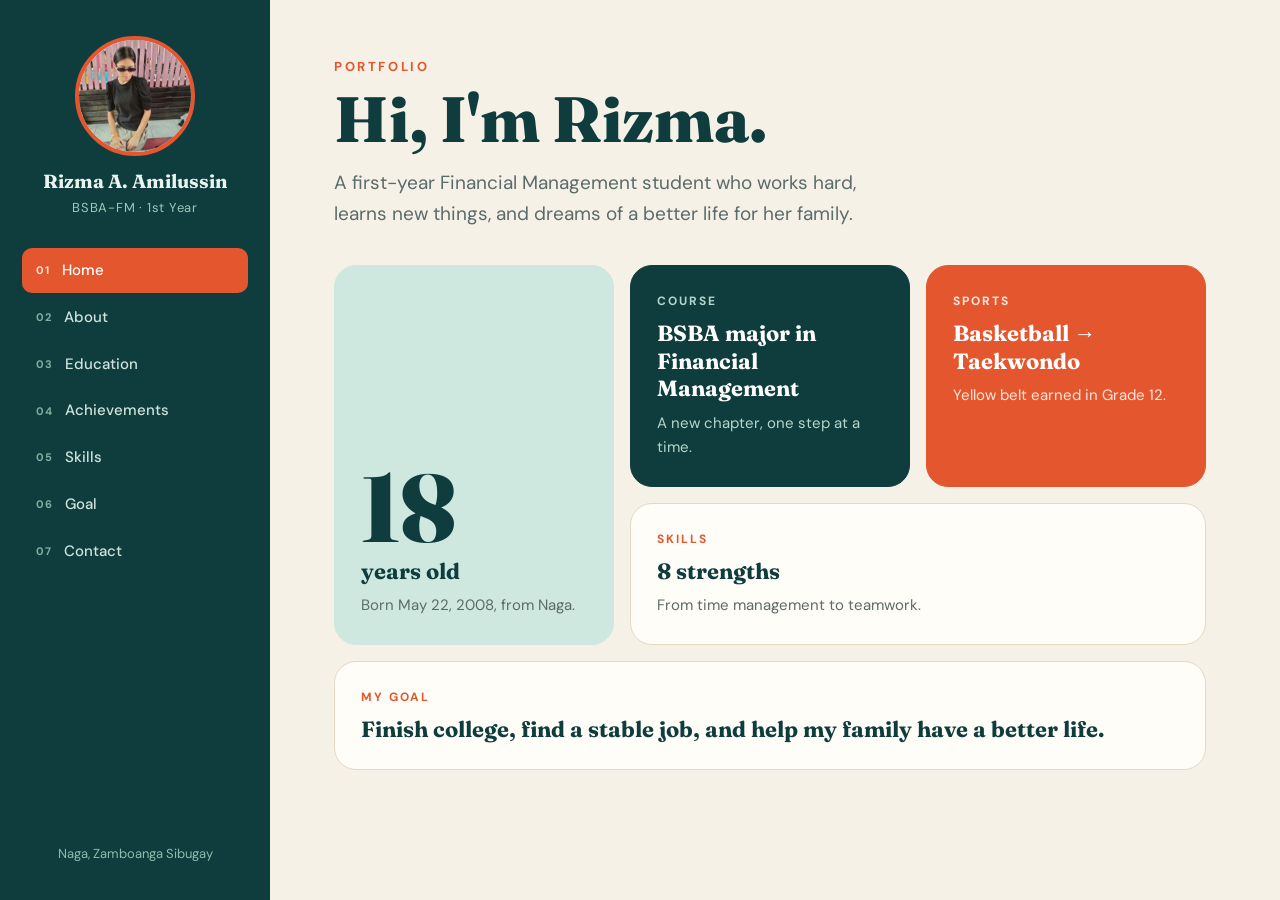
<file: index.html>
<!DOCTYPE html>
<html lang="en">
<head>
<meta charset="UTF-8">
<meta name="viewport" content="width=device-width, initial-scale=1.0">
<title>Home | Rizma A. Amilussin</title>
<link rel="preconnect" href="https://fonts.googleapis.com">
<link rel="preconnect" href="https://fonts.gstatic.com" crossorigin>
<link href="https://fonts.googleapis.com/css2?family=DM+Sans:wght@400;500;700&family=Fraunces:opsz,wght@9..144,600;9..144,800&display=swap" rel="stylesheet">
<link rel="stylesheet" href="style.css">
</head>
<body>
<aside class="side">
<div class="who">
<div class="avatar"><span aria-hidden="true">RA</span><img src="./images/bce3f576-cb3b-48a8-af03-4b8a106e7e8b.jfif" alt="Portrait of Rizma A. Amilussin" onerror="this.style.display='none'"></div>
<b>Rizma A. Amilussin</b>
<small>BSBA-FM &middot; 1st Year</small>
</div>
<nav aria-label="Main"><a href="index.html" aria-current="page"><i>01</i>Home</a><a href="about.html"><i>02</i>About</a><a href="education.html"><i>03</i>Education</a><a href="achievements.html"><i>04</i>Achievements</a><a href="skills.html"><i>05</i>Skills</a><a href="goal.html"><i>06</i>Goal</a><a href="contact.html"><i>07</i>Contact</a></nav>
<p class="from">Naga, Zamboanga Sibugay</p>
</aside>
<main>
<header class="top"><p class="kicker">Portfolio</p><h1>Hi, I'm Rizma.</h1><p class=sub>A first-year Financial Management student who works hard, learns new things, and dreams of a better life for her family.</p></header>
<section class="bento">
<a class="tile big" href="about.html"><span class="num">18</span><b>years old</b><p>Born May 22, 2008, from Naga.</p></a>
<a class="tile dark" href="education.html"><span class="tag">Course</span><b>BSBA major in Financial Management</b><p>A new chapter, one step at a time.</p></a>
<a class="tile coral" href="achievements.html"><span class="tag">Sports</span><b>Basketball &rarr; Taekwondo</b><p>Yellow belt earned in Grade 12.</p></a>
<a class="tile span" href="skills.html"><span class="tag">Skills</span><b>8 strengths</b><p>From time management to teamwork.</p></a>
<a class="tile wide" href="goal.html"><span class="tag">My goal</span><b>Finish college, find a stable job, and help my family have a better life.</b></a>
</section>
</main>
</body>
</html>
</file>
<file: style.css>
:root{--teal:#0f3d3e;--teal2:#1b5a5b;--sand:#f6f1e7;--card:#fffdf8;--line:#e3d9c4;--ink:#1d2b2b;--muted:#5b6b6a;--coral:#e4572e;--mint:#cfe8df}
*{box-sizing:border-box}
body{margin:0;display:grid;grid-template-columns:270px 1fr;min-height:100vh;background:var(--sand);color:var(--ink);font-family:"DM Sans",system-ui,-apple-system,"Segoe UI",Arial,sans-serif;line-height:1.65}
a{color:inherit}
a:focus-visible{outline:3px solid var(--coral);outline-offset:3px;border-radius:6px}
.side{position:sticky;top:0;height:100vh;background:var(--teal);color:#e9f4ef;padding:36px 22px;display:flex;flex-direction:column;gap:28px}
.who{text-align:center}
.avatar{position:relative;width:120px;height:120px;margin:0 auto 14px;border-radius:50%;overflow:hidden;background:var(--mint);border:4px solid var(--coral);display:grid;place-items:center}
.avatar span{font-family:"Fraunces",Georgia,serif;font-weight:800;font-size:40px;color:var(--teal)}
.avatar img{position:absolute;inset:0;width:100%;height:100%;object-fit:cover}
.who b{display:block;font-family:"Fraunces",Georgia,serif;font-size:19px;line-height:1.25}
.who small{color:#9fc7ba;font-size:13px;letter-spacing:.06em}
nav{display:flex;flex-direction:column;gap:2px}
nav a{display:flex;align-items:center;gap:12px;text-decoration:none;padding:10px 14px;border-radius:10px;color:#cfe3dc;font-weight:500;font-size:15px}
nav a i{font-style:normal;font-size:11px;color:#7fb0a1;font-weight:700;letter-spacing:.08em}
nav a:hover{background:var(--teal2);color:#fff}
nav a[aria-current="page"]{background:var(--coral);color:#fff}
nav a[aria-current="page"] i{color:#ffe0d6}
.from{margin:auto 0 0;text-align:center;font-size:13px;color:#8fbbac}
main{padding:56px clamp(20px,5vw,64px) 72px;max-width:1000px;width:100%}
.kicker{margin:0 0 8px;color:var(--coral);font-weight:700;font-size:13px;letter-spacing:.2em;text-transform:uppercase}
h1{margin:0 0 14px;font-family:"Fraunces",Georgia,serif;font-weight:800;font-size:clamp(38px,6vw,64px);line-height:1.05;color:var(--teal)}
.sub{margin:0;max-width:560px;font-size:19px;color:var(--muted)}
.top{margin-bottom:36px}
.bento{display:grid;grid-template-columns:repeat(3,1fr);gap:16px}
.bento.two{grid-template-columns:repeat(2,1fr)}
.tile{background:var(--card);border:1px solid var(--line);border-radius:22px;padding:26px;display:flex;flex-direction:column;gap:8px;text-decoration:none;transition:transform .18s,box-shadow .18s}
a.tile:hover{transform:translateY(-4px);box-shadow:0 14px 26px -16px rgba(15,61,62,.5)}
.tile b{font-family:"Fraunces",Georgia,serif;font-size:22px;line-height:1.25;color:var(--teal)}
.tile p{margin:0;color:var(--muted);font-size:15px}
.tile.dark{background:var(--teal);border-color:var(--teal)}
.tile.dark b{color:#fff}.tile.dark p,.tile.dark .tag{color:#b6d6cb}
.tile.coral{background:var(--coral);border-color:var(--coral)}
.tile.coral b{color:#fff}.tile.coral p,.tile.coral .tag{color:#ffe6dd}
.tile.big{grid-row:span 2;justify-content:flex-end;background:var(--mint);border-color:var(--mint)}
.tile.wide{grid-column:1/-1}
.tile b a{text-decoration:none;border-bottom:2px solid currentColor;word-break:break-all}
.tag{font-size:12px;font-weight:700;letter-spacing:.16em;text-transform:uppercase;color:var(--coral)}
.num{font-family:"Fraunces",Georgia,serif;font-weight:800;font-size:96px;line-height:.9;color:var(--teal)}
.num.s{font-size:34px;color:var(--coral);line-height:1}
.tile.dark .num.s{color:#ffb39e}.tile.coral .num.s{color:#fff}
.skills{grid-template-columns:repeat(2,1fr)}
.card{background:var(--card);border:1px solid var(--line);border-radius:22px;padding:34px 38px}
.prose p{margin:0 0 18px;font-size:17px}.prose p:last-child{margin:0}
.path{list-style:none;margin:0;padding:0 0 0 30px;border-left:3px solid var(--teal)}
.path li{position:relative;background:var(--card);border:1px solid var(--line);border-radius:18px;padding:20px 24px;margin:0 0 18px}
.path li::before{content:"";position:absolute;left:-41px;top:26px;width:17px;height:17px;border-radius:50%;background:var(--sand);border:4px solid var(--teal)}
.path li.now{background:var(--teal);border-color:var(--teal);color:#e9f4ef}
.path li.now::before{border-color:var(--coral);background:var(--coral)}
.path li.now h2{color:#fff}
.when{font-size:12px;font-weight:700;letter-spacing:.16em;text-transform:uppercase;color:var(--coral)}
.path h2{margin:2px 0 6px;font-family:"Fraunces",Georgia,serif;font-size:23px;color:var(--teal)}
.path p{margin:0}
.quote{background:var(--coral);color:#fff;border-radius:22px;padding:36px 40px;margin-bottom:16px}
.quote p{margin:0;font-family:"Fraunces",Georgia,serif;font-weight:600;font-size:clamp(22px,3vw,30px);line-height:1.3}
@media (max-width:860px){
body{grid-template-columns:1fr}
.side{position:static;height:auto;flex-direction:row;flex-wrap:wrap;align-items:center;justify-content:space-between;padding:16px 18px;gap:12px}
.who{display:flex;align-items:center;gap:12px;text-align:left}
.avatar{width:52px;height:52px;margin:0;border-width:3px}.avatar span{font-size:18px}
.who b{font-size:16px}
nav{flex-direction:row;flex-wrap:wrap;width:100%}
nav a{padding:8px 10px;font-size:14px}nav a i{display:none}
.from{display:none}
.bento,.bento.two,.skills{grid-template-columns:1fr}
.tile.big{grid-row:auto}
.card{padding:24px 22px}
}
@media (prefers-reduced-motion:reduce){.tile{transition:none}}
@media (min-width:861px){.tile.span{grid-column:span 2}}
</file>
